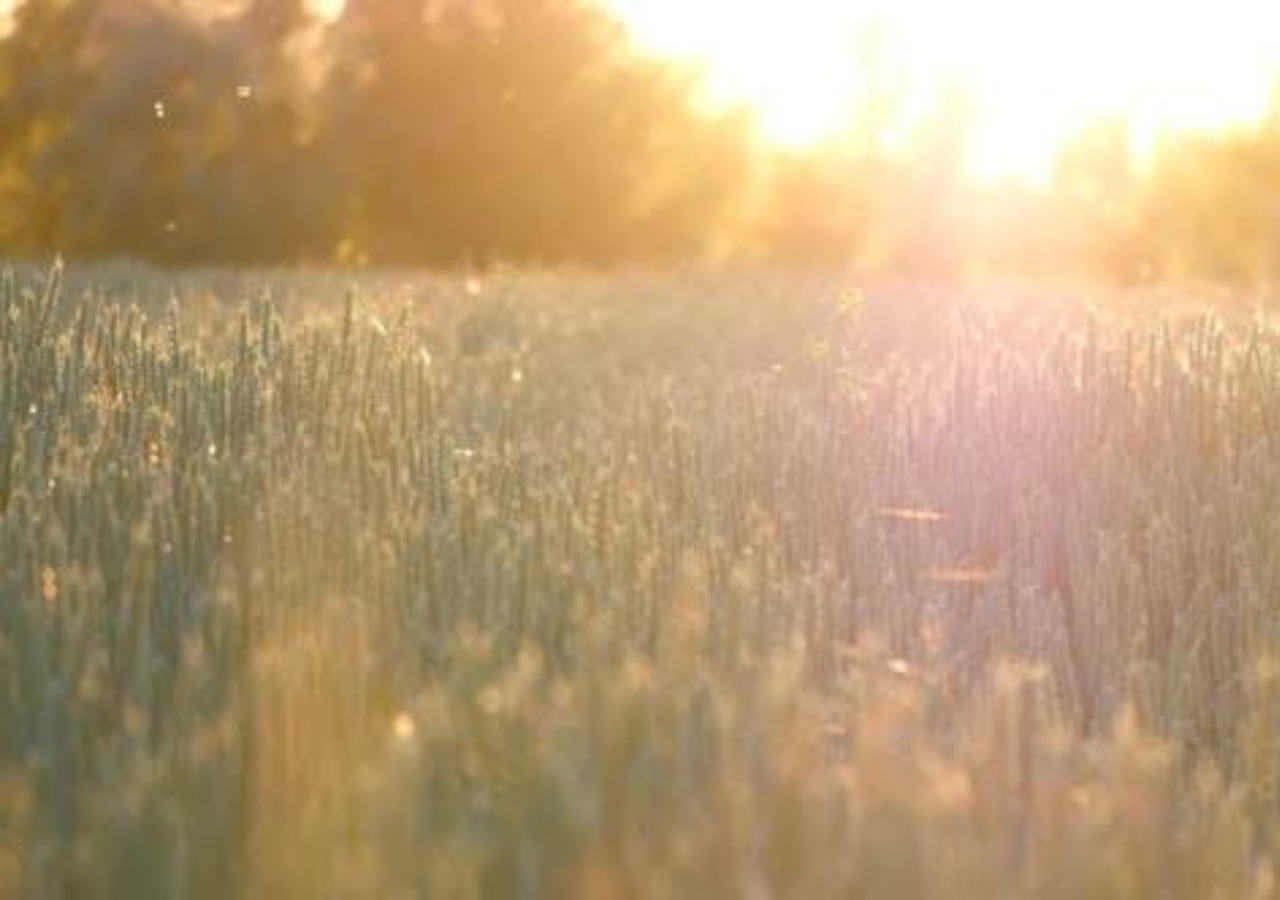
<file: index.html>
<!DOCTYPE html>
<html lang="ru">
<head>
  <meta charset="UTF-8">
  <meta name="viewport" content="width=device-width, initial-scale=1.0">
  <!-- <meta http-equiv="X-UA-Compatible" content="IE=EmulateIE11"> -->
  <title>Угрюм-река</title>
  <link rel="stylesheet" href="css/style.css">
</head>
<body>
  <header class="header">
    <!-- hey headerey -->
  </header>

  <main>
    <div class="main-background">
      <div class="main-background_inner">
        <div class="main-background_video" id="main-video"></div>
        <div class="main-background_captions" id="background-captions"></div>
      </div>
    </div>
  </main>

  <footer>
    footer
  </footer>

  <div class="loader">
      <div class="loader__spinner"><div></div><div></div><div></div><div></div></div>
  </div>

  <script src="js/polyfill.js"></script>
  
  <script src="js/index.js"></script>
  
  <script src="js/main.js"></script>
  
</body>
</html>
</file>
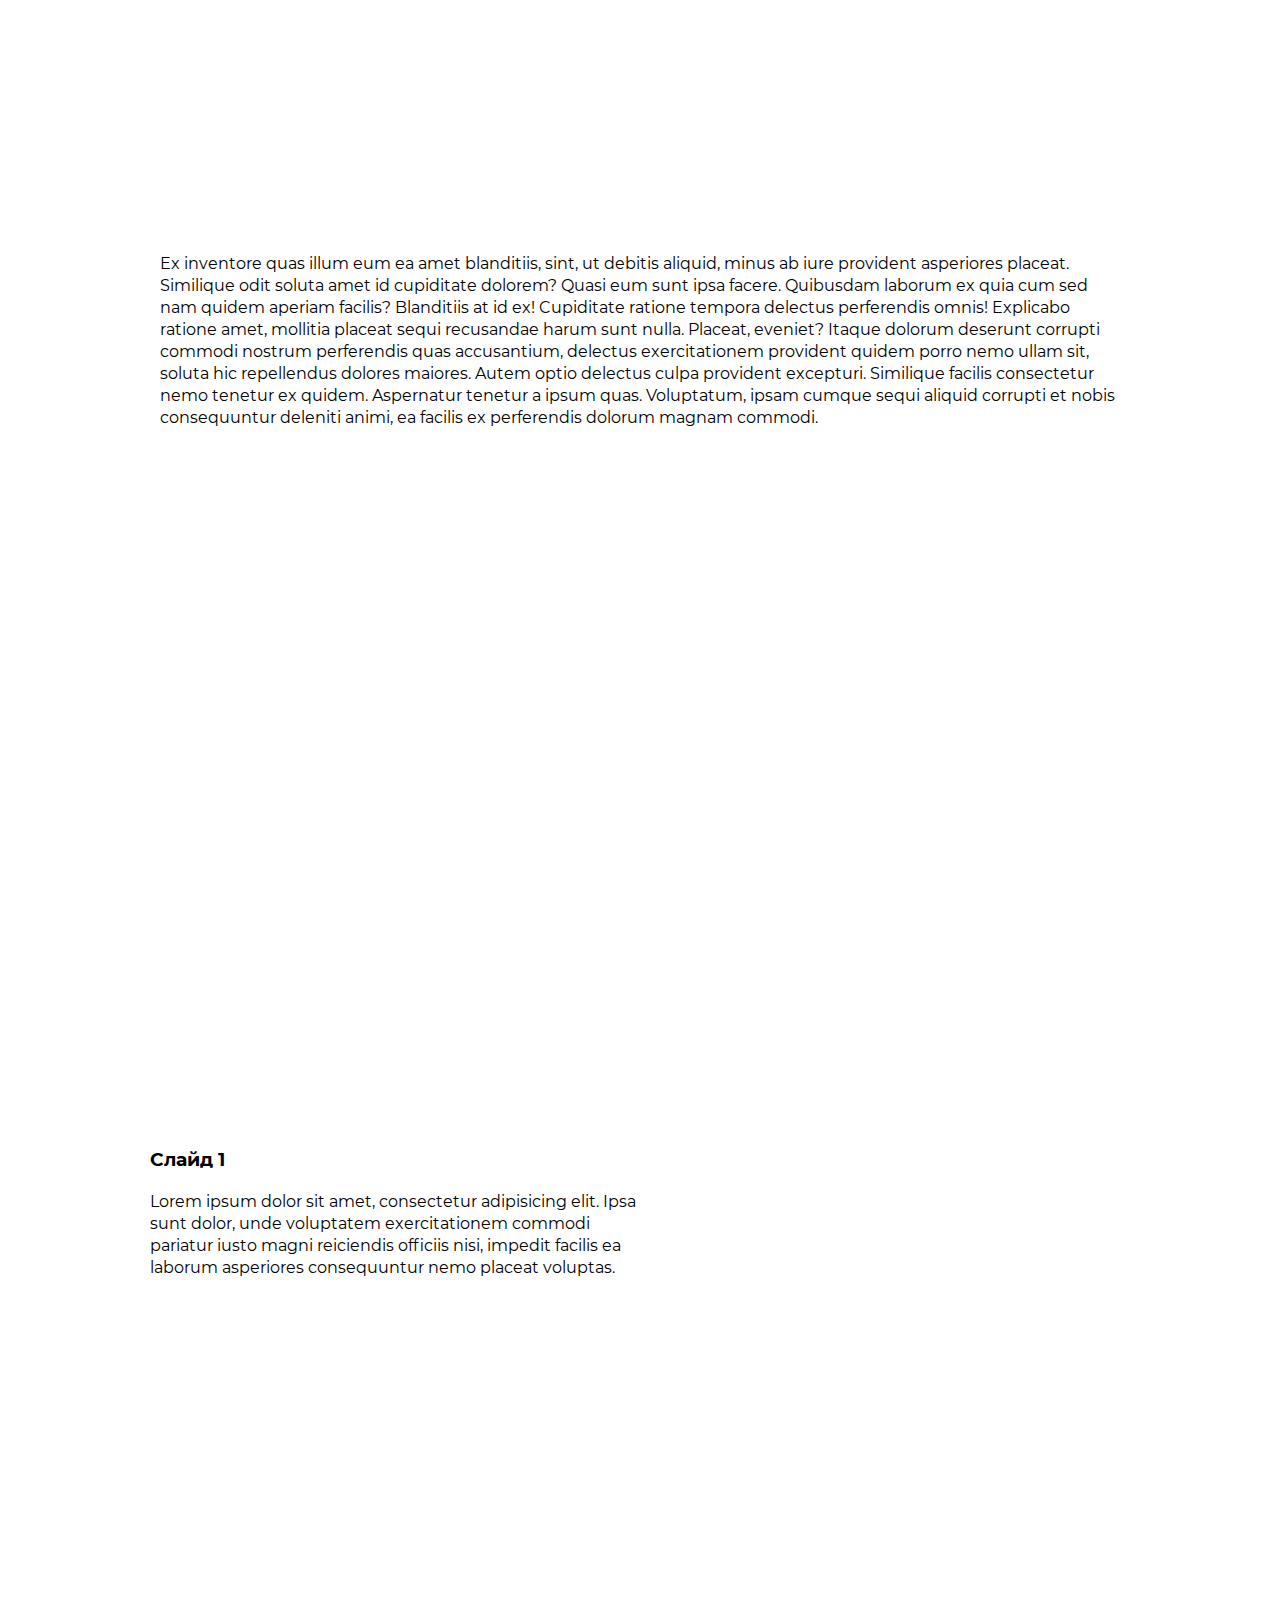
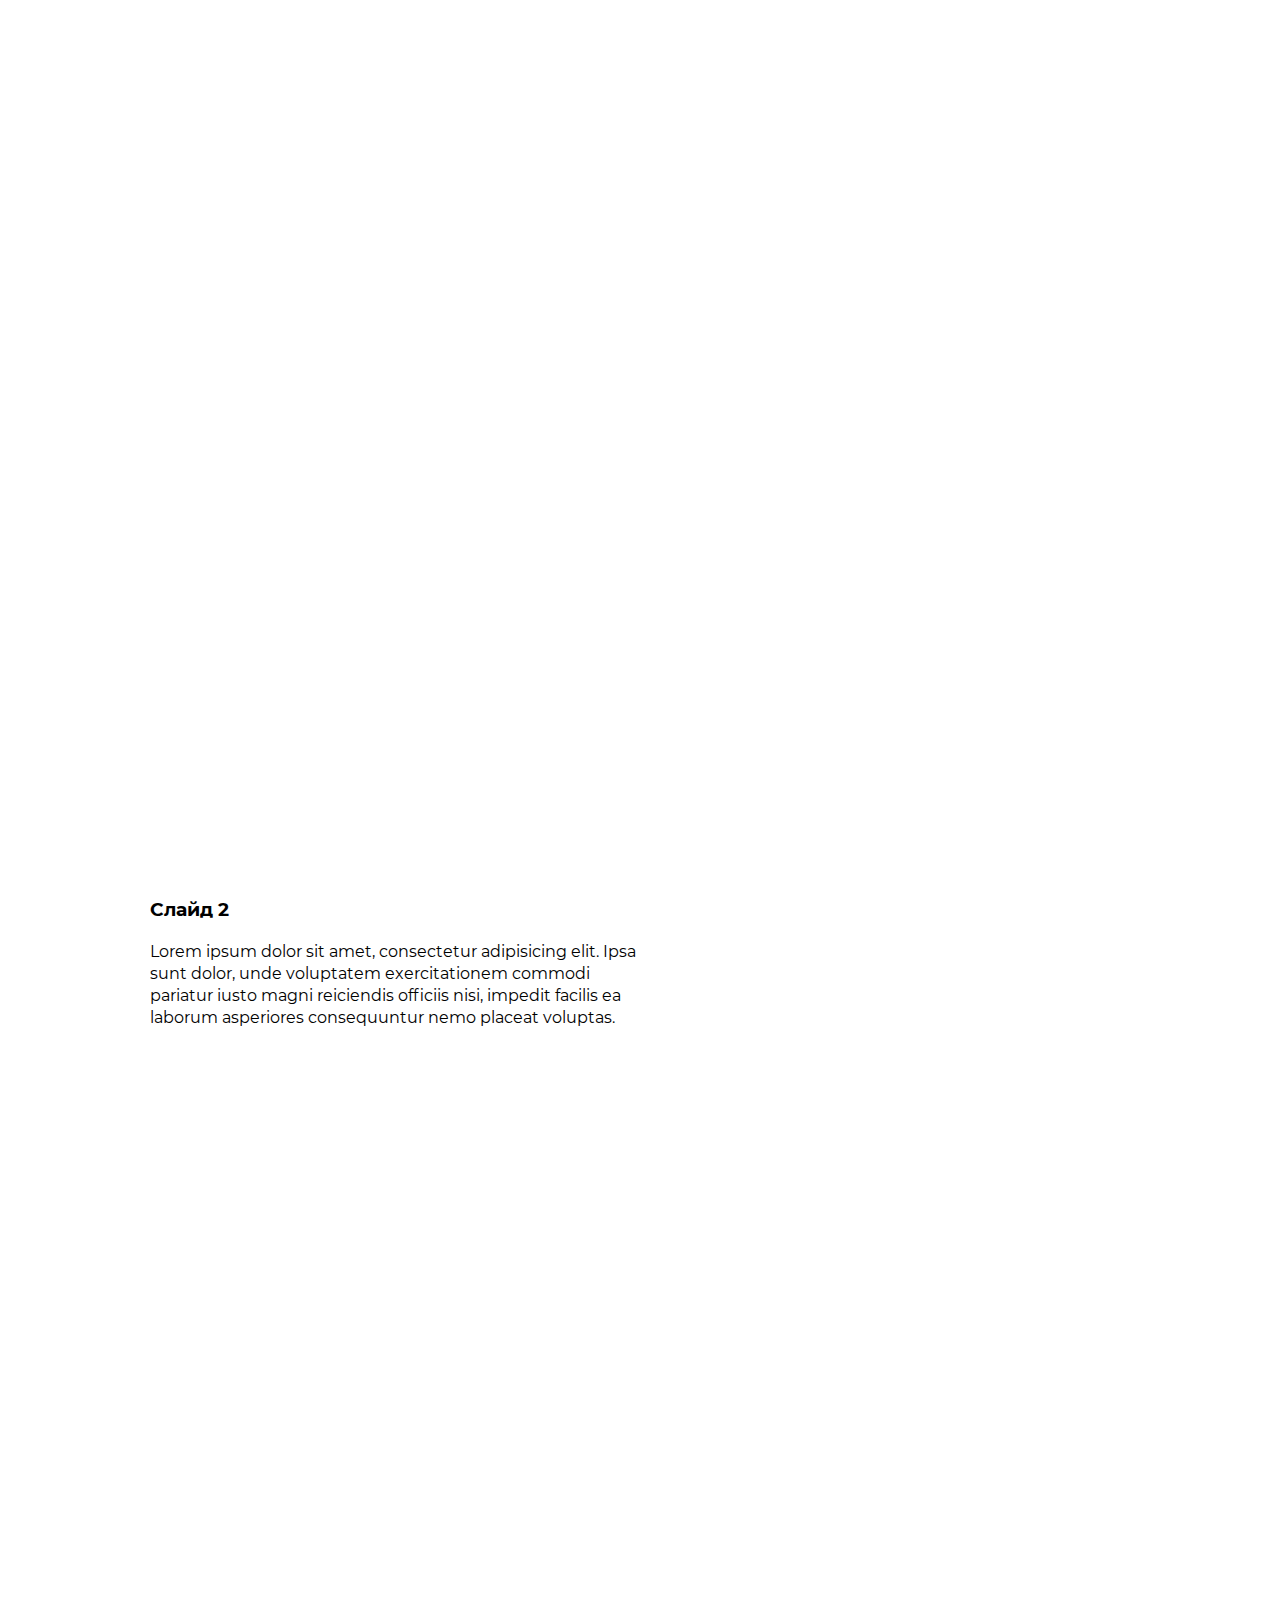
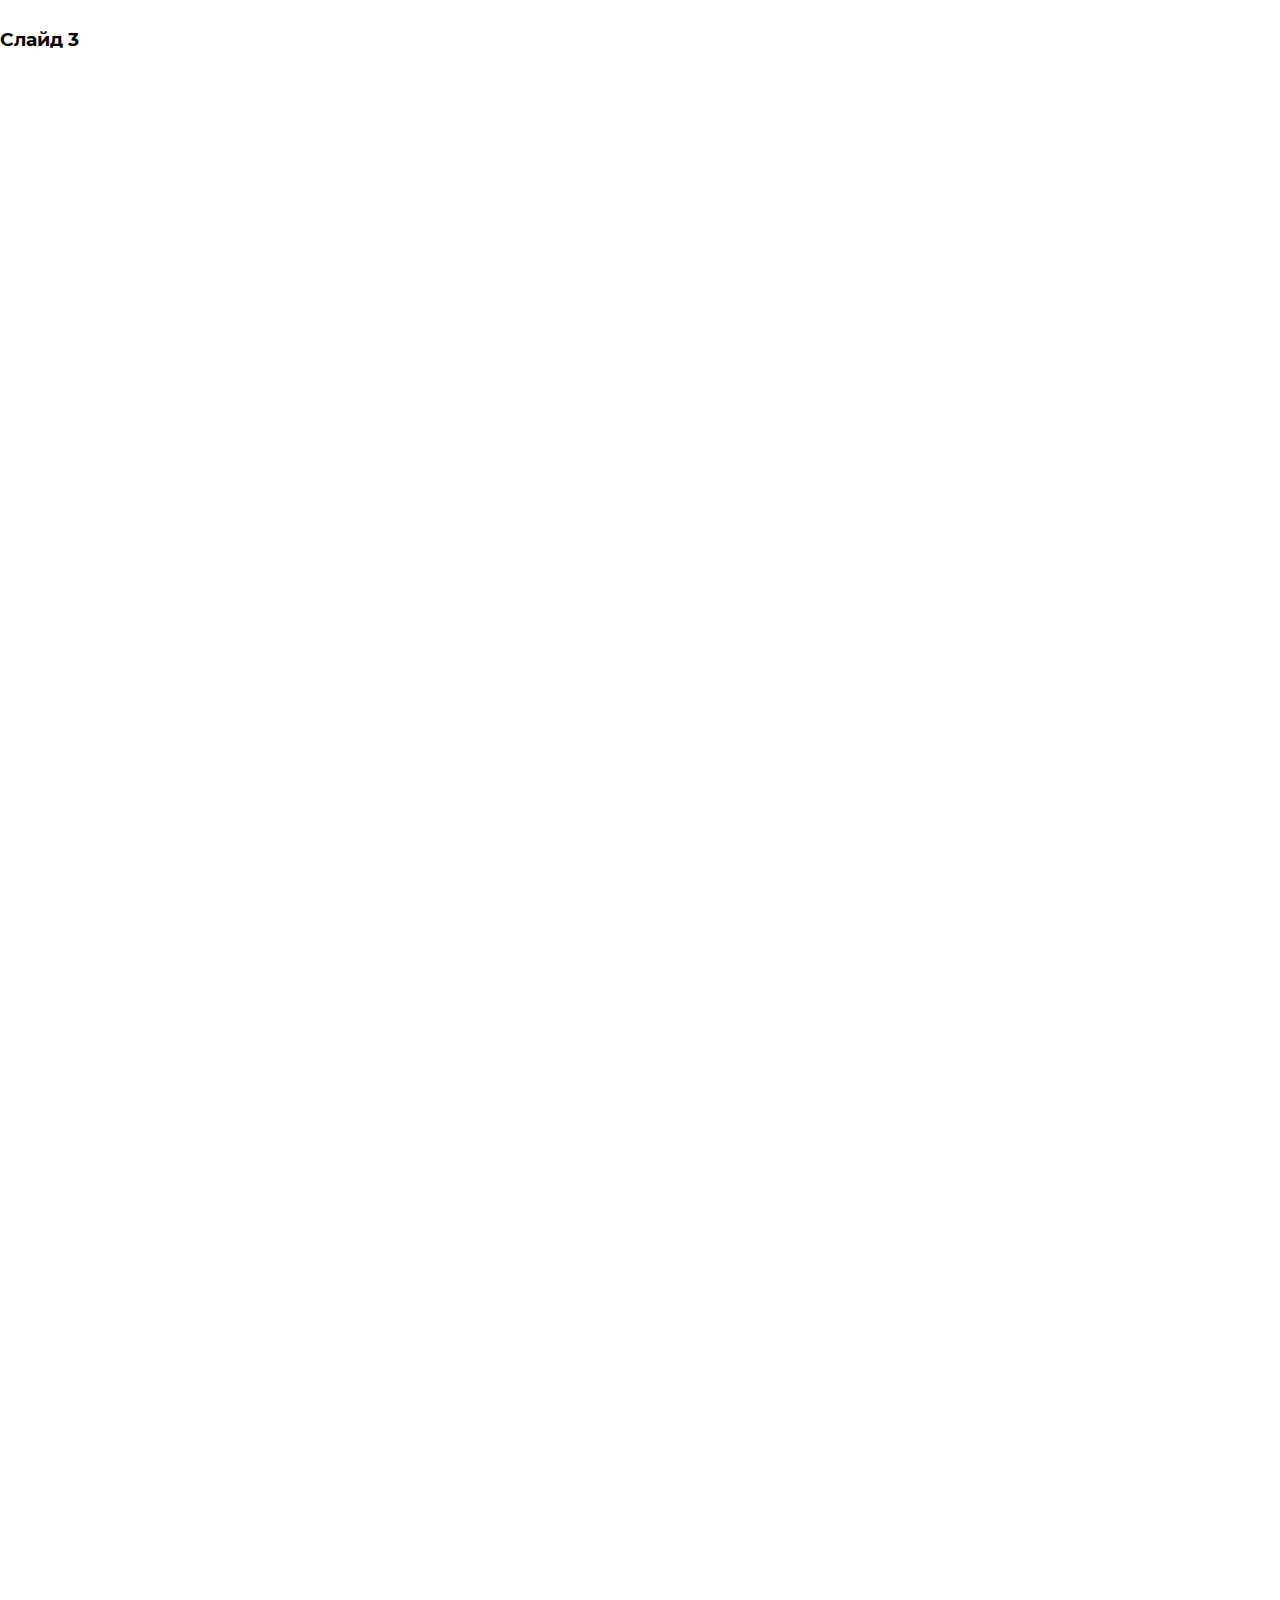
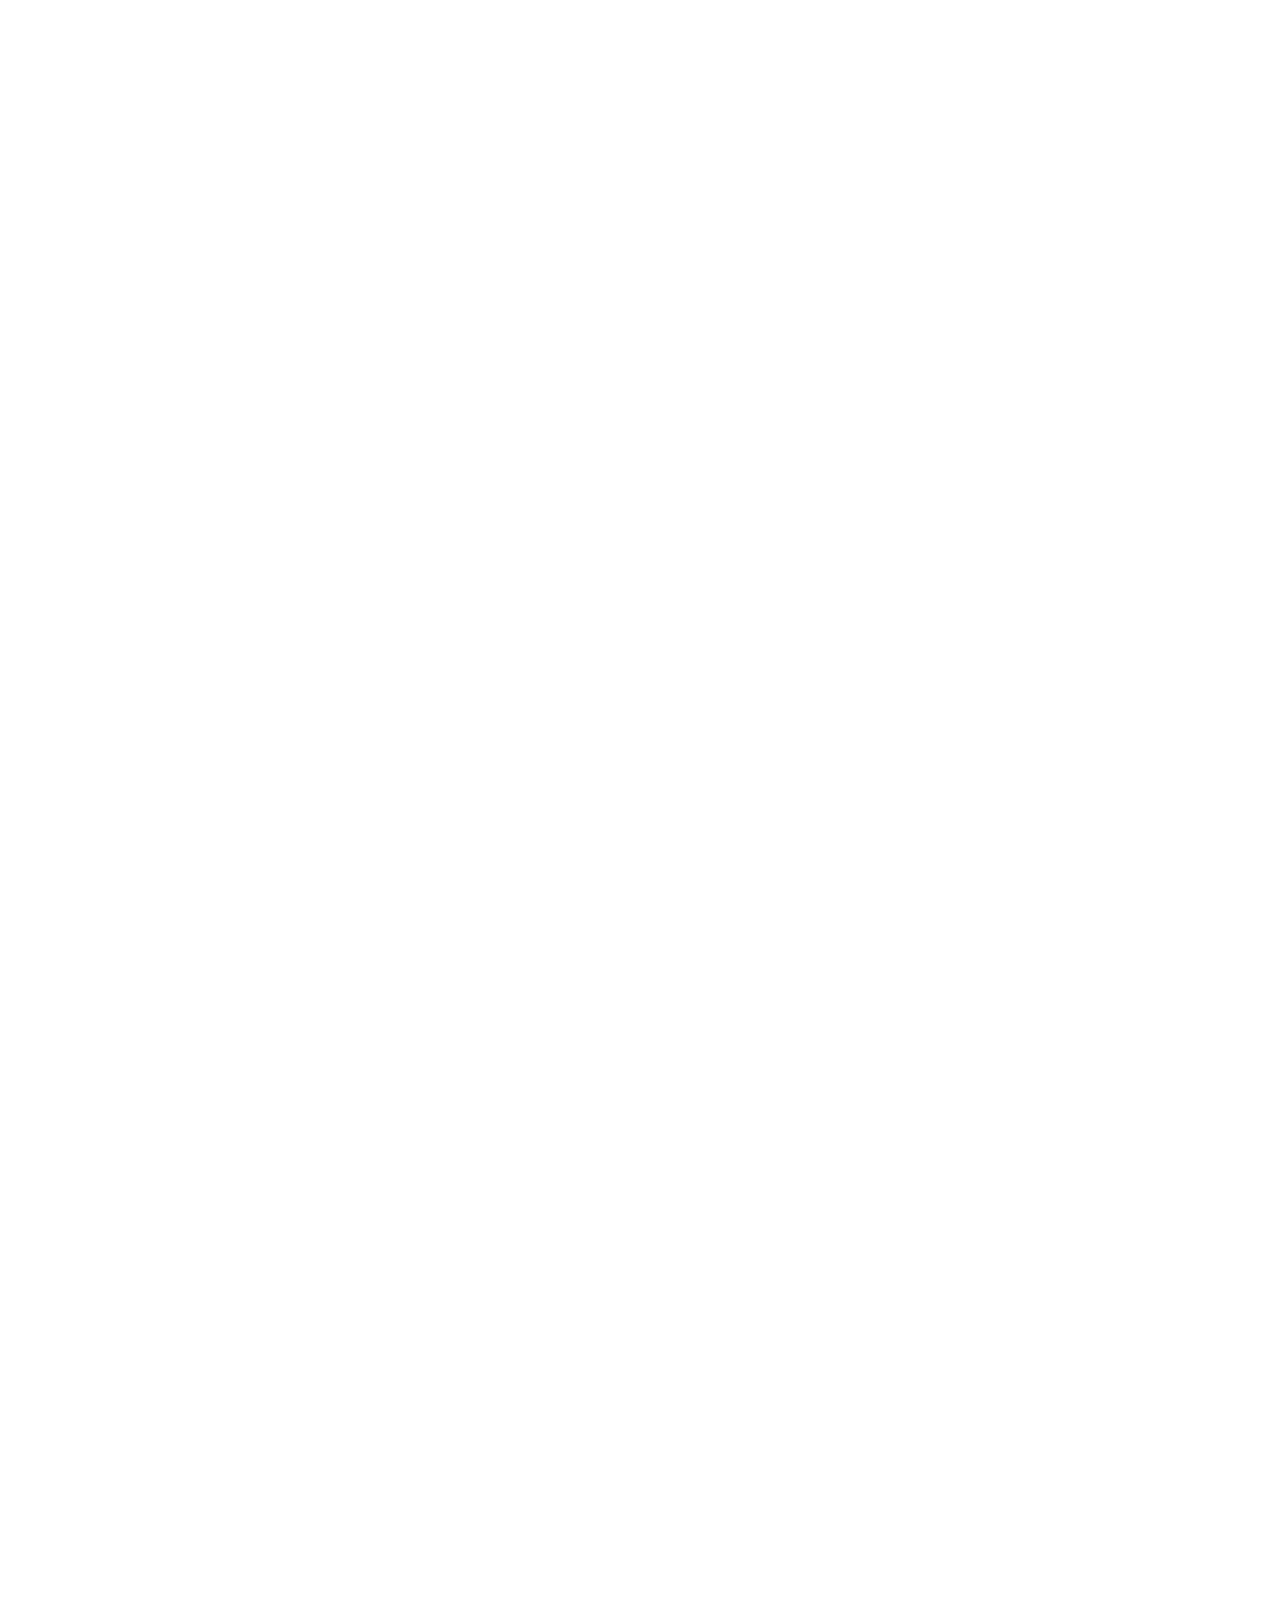
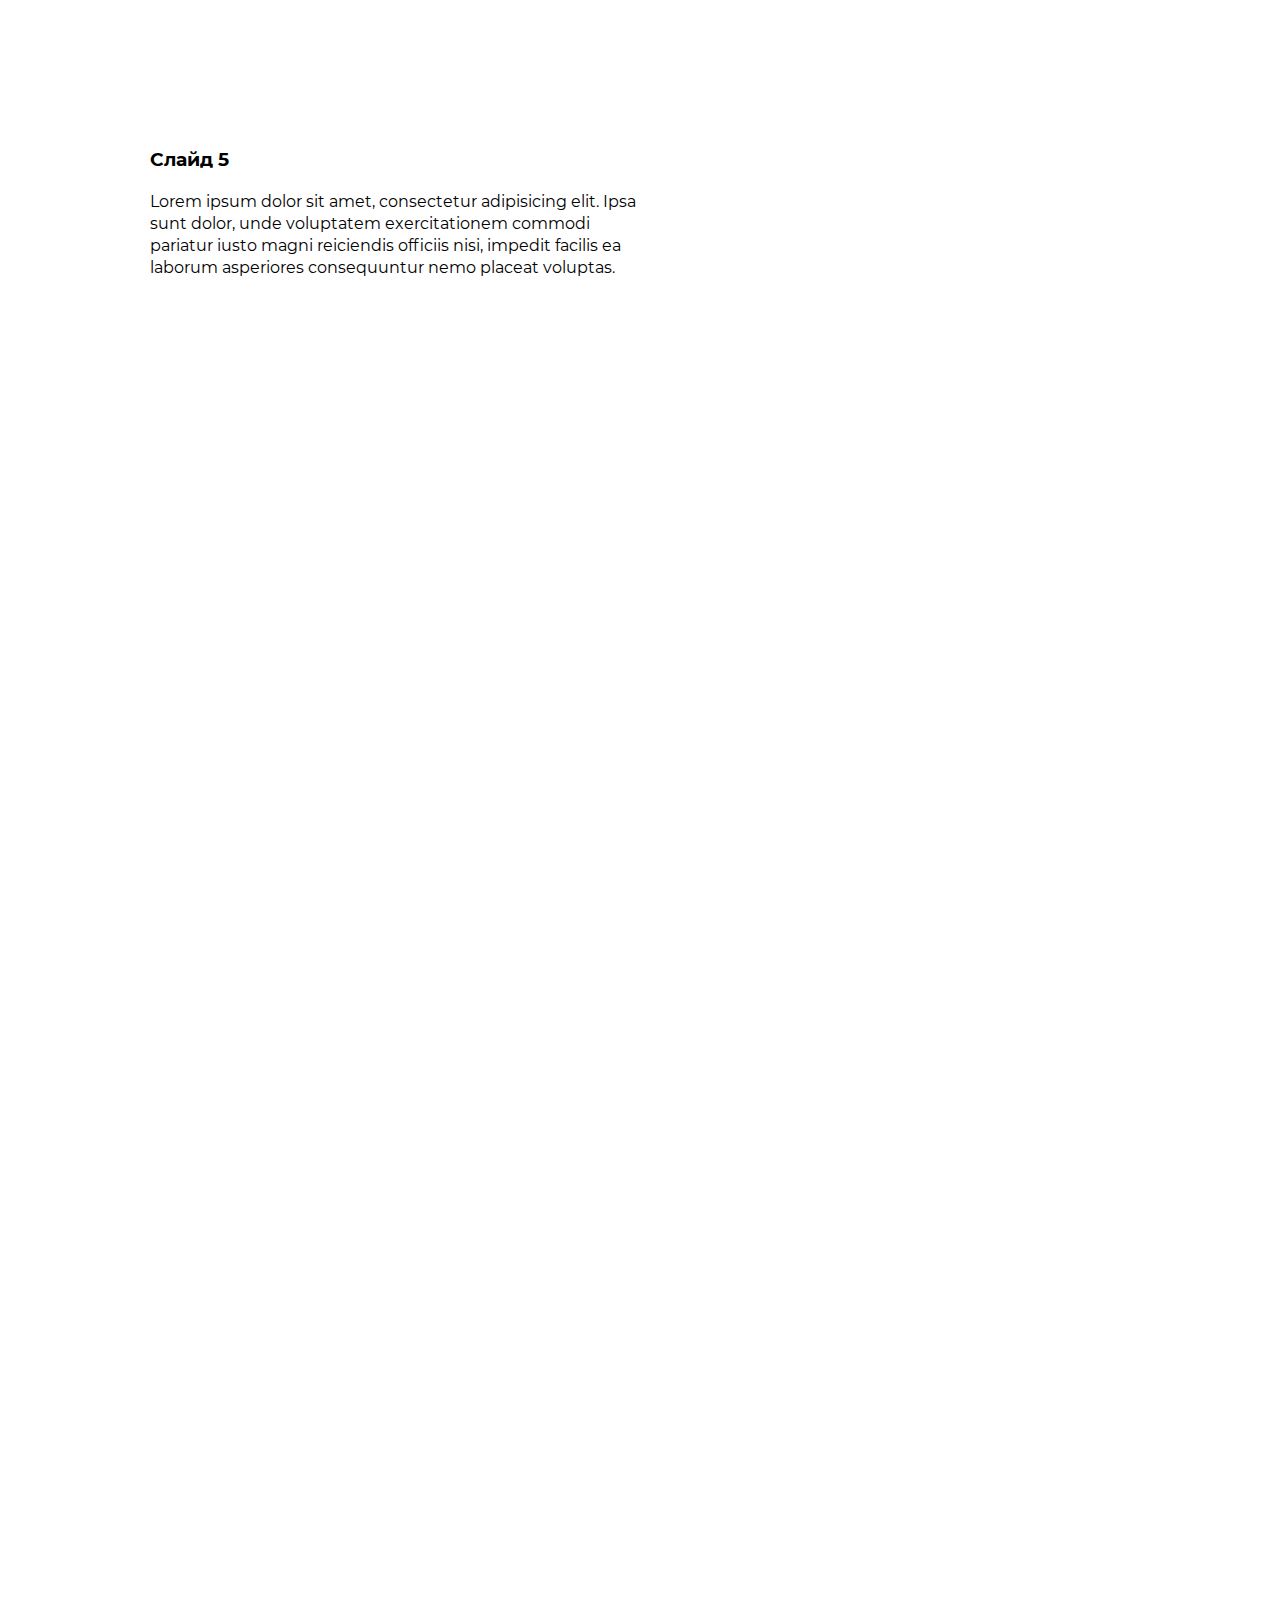
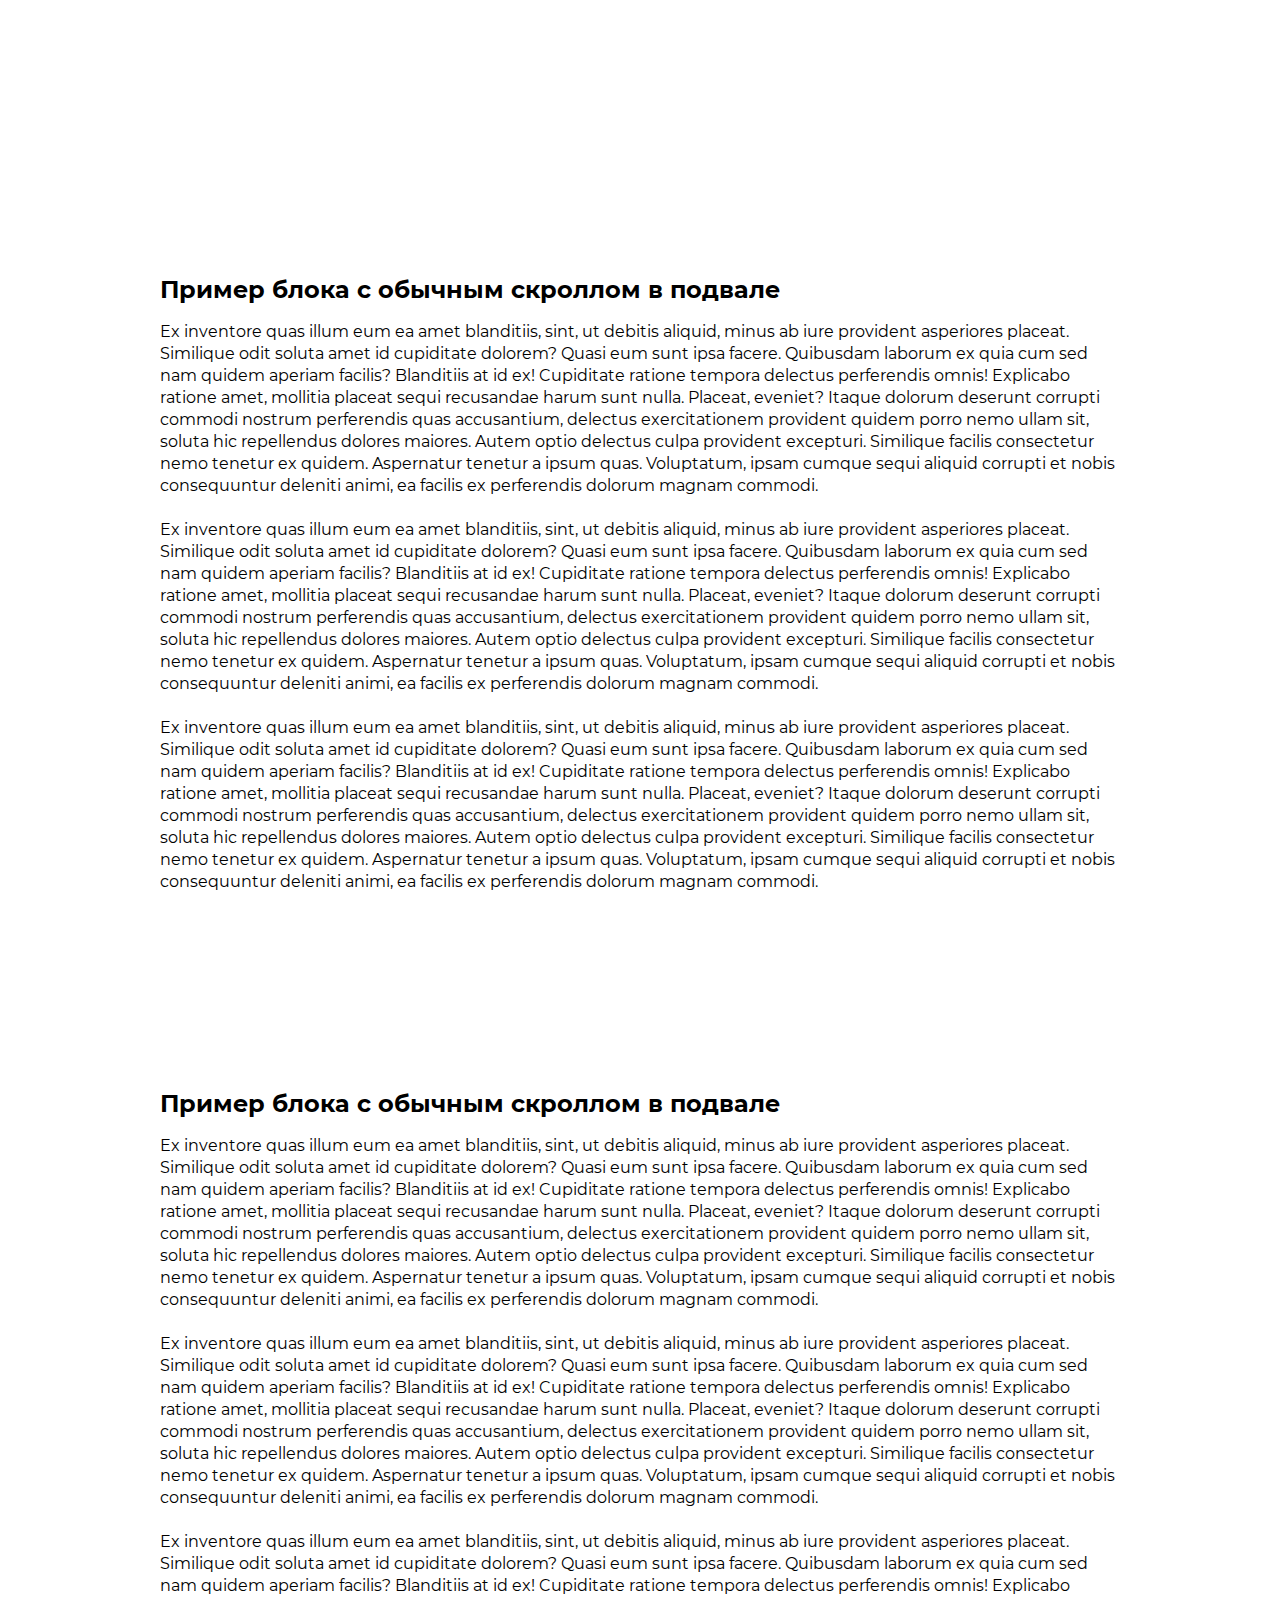
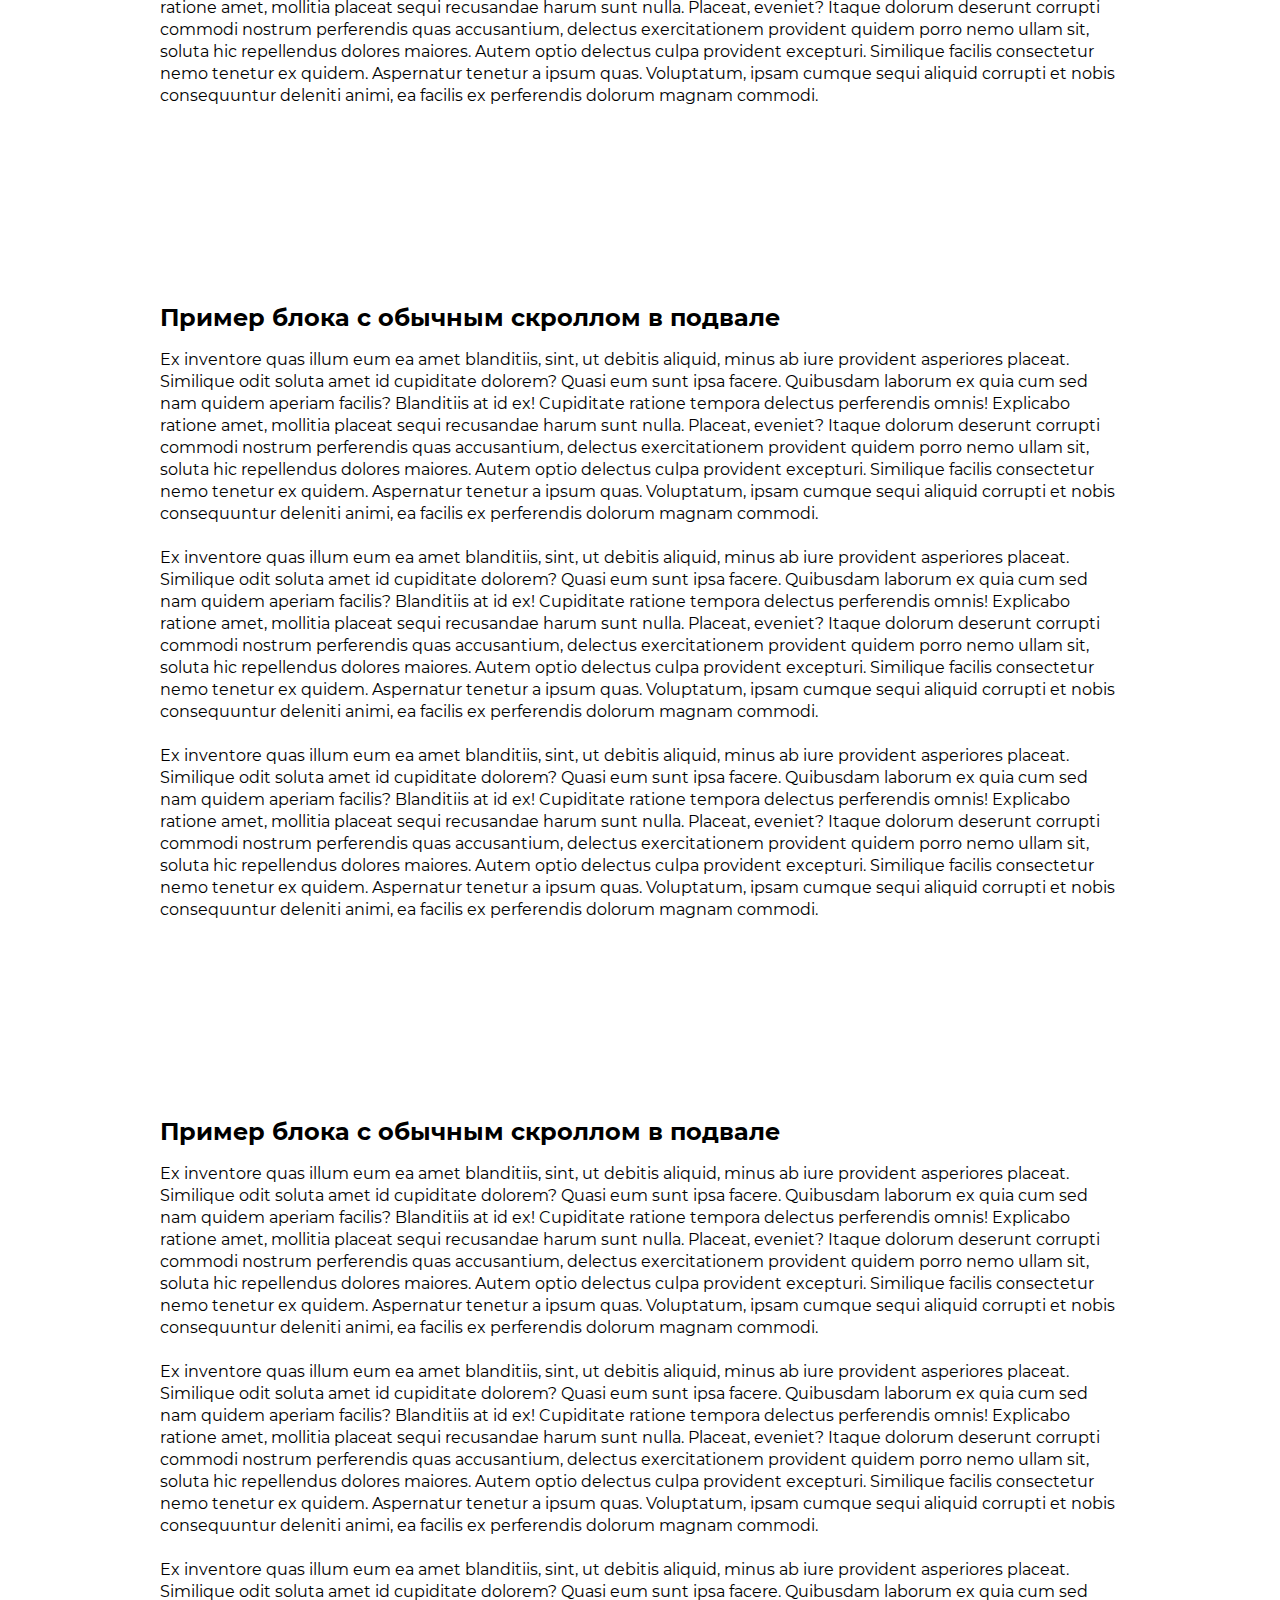
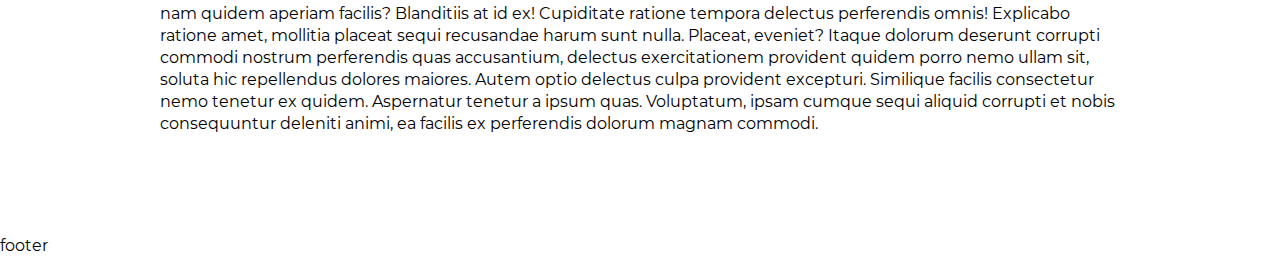
<file: full-slider.html>
<!DOCTYPE html>
<html lang="en">
<head>
  <meta charset="UTF-8">
  <meta name="viewport" content="width=device-width, initial-scale=1.0">
  <title>Угрюм-река</title>
  <link rel="stylesheet" href="css/style.css">
</head>
<body>
  <header>
    <!-- hey header -->
  </header>

<section class="black-section">
  <div class="simple-text-block">
    <h1 style="margin-bottom: 20px">Пример блока с обычным скролл ом</h1>
    <p>
      Ex inventore quas illum eum ea amet blanditiis, sint, ut debitis aliquid, minus ab iure provident asperiores placeat. Similique odit soluta amet id cupiditate dolorem? Quasi eum sunt ipsa facere.
      Quibusdam laborum ex quia cum sed nam quidem aperiam facilis? Blanditiis at id ex! Cupiditate ratione tempora delectus perferendis omnis! Explicabo ratione amet, mollitia placeat sequi recusandae harum sunt nulla.
      Placeat, eveniet? Itaque dolorum deserunt corrupti commodi nostrum perferendis quas accusantium, delectus exercitationem provident quidem porro nemo ullam sit, soluta hic repellendus dolores maiores. Autem optio delectus culpa provident excepturi.
      Similique facilis consectetur nemo tenetur ex quidem. Aspernatur tenetur a ipsum quas. Voluptatum, ipsam cumque sequi aliquid corrupti et nobis consequuntur deleniti animi, ea facilis ex perferendis dolorum magnam commodi.
    </p>
  </div>
</section>


<!-- Чтобы вернуться к обычному скроллу без анимации, нужно добавить sections'у ниже класс "full-scroll__to-standart-scroll" -->
<section id="full-scroll" class="full-scroll">
  <div class="full-scroll__fog"></div>
  <div class="full-scroll__progress-bar"></div>

  <div class="full-scroll__smoke full-scroll__smoke_bg1"></div>
  <div class="full-scroll__smoke full-scroll__smoke_bg2"></div>
  <div class="full-scroll__smoke full-scroll__smoke_bg3"></div>

  <div class="full-scroll__smoke full-scroll__smoke_bg1-black"></div>
  <div class="full-scroll__smoke full-scroll__smoke_bg2-black"></div>
  <div class="full-scroll__smoke full-scroll__smoke_bg3-black"></div>


  <div class="full-scroll__element">
    <a name="slide-1" class="anchor"></a>
    <div class="full-scroll__fixed-wrapper full-scroll__fixed-wrapper_bg1">
      <div class="full-scroll__content">
        <div class="content">
          <div class="content__wrapper">
            <h3 class="content__title">Слайд 1</h3>
            <div class="content__text">Lorem ipsum dolor sit amet, consectetur adipisicing elit. Ipsa sunt dolor, unde voluptatem exercitationem commodi pariatur iusto magni reiciendis officiis nisi, impedit facilis ea laborum asperiores consequuntur nemo placeat voluptas.</div>
          </div>
        </div>
      </div>
    </div>
  </div>

  <div class="full-scroll__element">
    <a name="slide-2" class="anchor"></a>
    <div class="full-scroll__fixed-wrapper full-scroll__fixed-wrapper_bg2">
      <div class="content">
        <div class="content__wrapper">
          <h3 class="content__title">Слайд 2</h3>
          <div class="content__text">Lorem ipsum dolor sit amet, consectetur adipisicing elit. Ipsa sunt dolor, unde voluptatem exercitationem commodi pariatur iusto magni reiciendis officiis nisi, impedit facilis ea laborum asperiores consequuntur nemo placeat voluptas.</div>
        </div>
      </div>
    </div>
  </div>

  <div class="full-scroll__element black-section">
    <a name="slide-3" class="anchor"></a>
    <h3 class="content__title">Слайд 3</h3>
    <div class="full-scroll__fixed-wrapper full-scroll__fixed-wrapper_bg3">
      <div class="content">
        <div class="content__wrapper">
          <h3 class="content__title">Слайд 3</h3>
          <div class="content__text">Lorem ipsum dolor sit amet, consectetur adipisicing elit. Ipsa sunt dolor, unde voluptatem exercitationem commodi pariatur iusto magni reiciendis officiis nisi, impedit facilis ea laborum asperiores consequuntur nemo placeat voluptas.</div>
        </div>
      </div>
    </div>
  </div>

  <div class="full-scroll__element black-section">
    <a name="slide-4" class="anchor"></a>
    <div class="full-scroll__fixed-wrapper full-scroll__fixed-wrapper_bg4">
      <div class="content">
        <div class="content__wrapper">
          <h3 class="content__title">Слайд 4</h3>
          <div class="content__text">Lorem ipsum dolor sit amet, consectetur adipisicing elit. Ipsa sunt dolor, unde voluptatem exercitationem commodi pariatur iusto magni reiciendis officiis nisi, impedit facilis ea laborum asperiores consequuntur nemo placeat voluptas.</div>
        </div>
      </div>
    </div>
  </div>

  <div class="full-scroll__element">
    <a name="slide-5" class="anchor"></a>
    <div class="full-scroll__fixed-wrapper full-scroll__fixed-wrapper_bg5">
      <div class="content">
        <div class="content__wrapper">
          <h3 class="content__title">Слайд 5</h3>
          <div class="content__text">Lorem ipsum dolor sit amet, consectetur adipisicing elit. Ipsa sunt dolor, unde voluptatem exercitationem commodi pariatur iusto magni reiciendis officiis nisi, impedit facilis ea laborum asperiores consequuntur nemo placeat voluptas.</div>
        </div>
      </div>
    </div>
  </div>
</section>


<section>
  <div class="simple-text-block">
    <h2 style="margin-bottom: 20px">Пример блока с обычным скроллом в подвале</h2>
    <p>
      Ex inventore quas illum eum ea amet blanditiis, sint, ut debitis aliquid, minus ab iure provident asperiores placeat. Similique odit soluta amet id cupiditate dolorem? Quasi eum sunt ipsa facere.
      Quibusdam laborum ex quia cum sed nam quidem aperiam facilis? Blanditiis at id ex! Cupiditate ratione tempora delectus perferendis omnis! Explicabo ratione amet, mollitia placeat sequi recusandae harum sunt nulla.
      Placeat, eveniet? Itaque dolorum deserunt corrupti commodi nostrum perferendis quas accusantium, delectus exercitationem provident quidem porro nemo ullam sit, soluta hic repellendus dolores maiores. Autem optio delectus culpa provident excepturi.
      Similique facilis consectetur nemo tenetur ex quidem. Aspernatur tenetur a ipsum quas. Voluptatum, ipsam cumque sequi aliquid corrupti et nobis consequuntur deleniti animi, ea facilis ex perferendis dolorum magnam commodi.
    </p>
    <br>
    <p>
      Ex inventore quas illum eum ea amet blanditiis, sint, ut debitis aliquid, minus ab iure provident asperiores placeat. Similique odit soluta amet id cupiditate dolorem? Quasi eum sunt ipsa facere.
      Quibusdam laborum ex quia cum sed nam quidem aperiam facilis? Blanditiis at id ex! Cupiditate ratione tempora delectus perferendis omnis! Explicabo ratione amet, mollitia placeat sequi recusandae harum sunt nulla.
      Placeat, eveniet? Itaque dolorum deserunt corrupti commodi nostrum perferendis quas accusantium, delectus exercitationem provident quidem porro nemo ullam sit, soluta hic repellendus dolores maiores. Autem optio delectus culpa provident excepturi.
      Similique facilis consectetur nemo tenetur ex quidem. Aspernatur tenetur a ipsum quas. Voluptatum, ipsam cumque sequi aliquid corrupti et nobis consequuntur deleniti animi, ea facilis ex perferendis dolorum magnam commodi.
    </p>
    <br>
    <p>
      Ex inventore quas illum eum ea amet blanditiis, sint, ut debitis aliquid, minus ab iure provident asperiores placeat. Similique odit soluta amet id cupiditate dolorem? Quasi eum sunt ipsa facere.
      Quibusdam laborum ex quia cum sed nam quidem aperiam facilis? Blanditiis at id ex! Cupiditate ratione tempora delectus perferendis omnis! Explicabo ratione amet, mollitia placeat sequi recusandae harum sunt nulla.
      Placeat, eveniet? Itaque dolorum deserunt corrupti commodi nostrum perferendis quas accusantium, delectus exercitationem provident quidem porro nemo ullam sit, soluta hic repellendus dolores maiores. Autem optio delectus culpa provident excepturi.
      Similique facilis consectetur nemo tenetur ex quidem. Aspernatur tenetur a ipsum quas. Voluptatum, ipsam cumque sequi aliquid corrupti et nobis consequuntur deleniti animi, ea facilis ex perferendis dolorum magnam commodi.
    </p>
  </div>
</section>

<section>
  <div class="simple-text-block">
    <h2 style="margin-bottom: 20px">Пример блока с обычным скроллом в подвале</h2>
    <p>
      Ex inventore quas illum eum ea amet blanditiis, sint, ut debitis aliquid, minus ab iure provident asperiores placeat. Similique odit soluta amet id cupiditate dolorem? Quasi eum sunt ipsa facere.
      Quibusdam laborum ex quia cum sed nam quidem aperiam facilis? Blanditiis at id ex! Cupiditate ratione tempora delectus perferendis omnis! Explicabo ratione amet, mollitia placeat sequi recusandae harum sunt nulla.
      Placeat, eveniet? Itaque dolorum deserunt corrupti commodi nostrum perferendis quas accusantium, delectus exercitationem provident quidem porro nemo ullam sit, soluta hic repellendus dolores maiores. Autem optio delectus culpa provident excepturi.
      Similique facilis consectetur nemo tenetur ex quidem. Aspernatur tenetur a ipsum quas. Voluptatum, ipsam cumque sequi aliquid corrupti et nobis consequuntur deleniti animi, ea facilis ex perferendis dolorum magnam commodi.
    </p>
    <br>
    <p>
      Ex inventore quas illum eum ea amet blanditiis, sint, ut debitis aliquid, minus ab iure provident asperiores placeat. Similique odit soluta amet id cupiditate dolorem? Quasi eum sunt ipsa facere.
      Quibusdam laborum ex quia cum sed nam quidem aperiam facilis? Blanditiis at id ex! Cupiditate ratione tempora delectus perferendis omnis! Explicabo ratione amet, mollitia placeat sequi recusandae harum sunt nulla.
      Placeat, eveniet? Itaque dolorum deserunt corrupti commodi nostrum perferendis quas accusantium, delectus exercitationem provident quidem porro nemo ullam sit, soluta hic repellendus dolores maiores. Autem optio delectus culpa provident excepturi.
      Similique facilis consectetur nemo tenetur ex quidem. Aspernatur tenetur a ipsum quas. Voluptatum, ipsam cumque sequi aliquid corrupti et nobis consequuntur deleniti animi, ea facilis ex perferendis dolorum magnam commodi.
    </p>
    <br>
    <p>
      Ex inventore quas illum eum ea amet blanditiis, sint, ut debitis aliquid, minus ab iure provident asperiores placeat. Similique odit soluta amet id cupiditate dolorem? Quasi eum sunt ipsa facere.
      Quibusdam laborum ex quia cum sed nam quidem aperiam facilis? Blanditiis at id ex! Cupiditate ratione tempora delectus perferendis omnis! Explicabo ratione amet, mollitia placeat sequi recusandae harum sunt nulla.
      Placeat, eveniet? Itaque dolorum deserunt corrupti commodi nostrum perferendis quas accusantium, delectus exercitationem provident quidem porro nemo ullam sit, soluta hic repellendus dolores maiores. Autem optio delectus culpa provident excepturi.
      Similique facilis consectetur nemo tenetur ex quidem. Aspernatur tenetur a ipsum quas. Voluptatum, ipsam cumque sequi aliquid corrupti et nobis consequuntur deleniti animi, ea facilis ex perferendis dolorum magnam commodi.
    </p>
  </div>
</section>


<section>
  <div class="simple-text-block">
    <h2 style="margin-bottom: 20px">Пример блока с обычным скроллом в подвале</h2>
    <p>
      Ex inventore quas illum eum ea amet blanditiis, sint, ut debitis aliquid, minus ab iure provident asperiores placeat. Similique odit soluta amet id cupiditate dolorem? Quasi eum sunt ipsa facere.
      Quibusdam laborum ex quia cum sed nam quidem aperiam facilis? Blanditiis at id ex! Cupiditate ratione tempora delectus perferendis omnis! Explicabo ratione amet, mollitia placeat sequi recusandae harum sunt nulla.
      Placeat, eveniet? Itaque dolorum deserunt corrupti commodi nostrum perferendis quas accusantium, delectus exercitationem provident quidem porro nemo ullam sit, soluta hic repellendus dolores maiores. Autem optio delectus culpa provident excepturi.
      Similique facilis consectetur nemo tenetur ex quidem. Aspernatur tenetur a ipsum quas. Voluptatum, ipsam cumque sequi aliquid corrupti et nobis consequuntur deleniti animi, ea facilis ex perferendis dolorum magnam commodi.
    </p>
    <br>
    <p>
      Ex inventore quas illum eum ea amet blanditiis, sint, ut debitis aliquid, minus ab iure provident asperiores placeat. Similique odit soluta amet id cupiditate dolorem? Quasi eum sunt ipsa facere.
      Quibusdam laborum ex quia cum sed nam quidem aperiam facilis? Blanditiis at id ex! Cupiditate ratione tempora delectus perferendis omnis! Explicabo ratione amet, mollitia placeat sequi recusandae harum sunt nulla.
      Placeat, eveniet? Itaque dolorum deserunt corrupti commodi nostrum perferendis quas accusantium, delectus exercitationem provident quidem porro nemo ullam sit, soluta hic repellendus dolores maiores. Autem optio delectus culpa provident excepturi.
      Similique facilis consectetur nemo tenetur ex quidem. Aspernatur tenetur a ipsum quas. Voluptatum, ipsam cumque sequi aliquid corrupti et nobis consequuntur deleniti animi, ea facilis ex perferendis dolorum magnam commodi.
    </p>
    <br>
    <p>
      Ex inventore quas illum eum ea amet blanditiis, sint, ut debitis aliquid, minus ab iure provident asperiores placeat. Similique odit soluta amet id cupiditate dolorem? Quasi eum sunt ipsa facere.
      Quibusdam laborum ex quia cum sed nam quidem aperiam facilis? Blanditiis at id ex! Cupiditate ratione tempora delectus perferendis omnis! Explicabo ratione amet, mollitia placeat sequi recusandae harum sunt nulla.
      Placeat, eveniet? Itaque dolorum deserunt corrupti commodi nostrum perferendis quas accusantium, delectus exercitationem provident quidem porro nemo ullam sit, soluta hic repellendus dolores maiores. Autem optio delectus culpa provident excepturi.
      Similique facilis consectetur nemo tenetur ex quidem. Aspernatur tenetur a ipsum quas. Voluptatum, ipsam cumque sequi aliquid corrupti et nobis consequuntur deleniti animi, ea facilis ex perferendis dolorum magnam commodi.
    </p>
  </div>
</section>


<section>
  <div class="simple-text-block">
    <h2 style="margin-bottom: 20px">Пример блока с обычным скроллом в подвале</h2>
    <p>
      Ex inventore quas illum eum ea amet blanditiis, sint, ut debitis aliquid, minus ab iure provident asperiores placeat. Similique odit soluta amet id cupiditate dolorem? Quasi eum sunt ipsa facere.
      Quibusdam laborum ex quia cum sed nam quidem aperiam facilis? Blanditiis at id ex! Cupiditate ratione tempora delectus perferendis omnis! Explicabo ratione amet, mollitia placeat sequi recusandae harum sunt nulla.
      Placeat, eveniet? Itaque dolorum deserunt corrupti commodi nostrum perferendis quas accusantium, delectus exercitationem provident quidem porro nemo ullam sit, soluta hic repellendus dolores maiores. Autem optio delectus culpa provident excepturi.
      Similique facilis consectetur nemo tenetur ex quidem. Aspernatur tenetur a ipsum quas. Voluptatum, ipsam cumque sequi aliquid corrupti et nobis consequuntur deleniti animi, ea facilis ex perferendis dolorum magnam commodi.
    </p>
    <br>
    <p>
      Ex inventore quas illum eum ea amet blanditiis, sint, ut debitis aliquid, minus ab iure provident asperiores placeat. Similique odit soluta amet id cupiditate dolorem? Quasi eum sunt ipsa facere.
      Quibusdam laborum ex quia cum sed nam quidem aperiam facilis? Blanditiis at id ex! Cupiditate ratione tempora delectus perferendis omnis! Explicabo ratione amet, mollitia placeat sequi recusandae harum sunt nulla.
      Placeat, eveniet? Itaque dolorum deserunt corrupti commodi nostrum perferendis quas accusantium, delectus exercitationem provident quidem porro nemo ullam sit, soluta hic repellendus dolores maiores. Autem optio delectus culpa provident excepturi.
      Similique facilis consectetur nemo tenetur ex quidem. Aspernatur tenetur a ipsum quas. Voluptatum, ipsam cumque sequi aliquid corrupti et nobis consequuntur deleniti animi, ea facilis ex perferendis dolorum magnam commodi.
    </p>
    <br>
    <p>
      Ex inventore quas illum eum ea amet blanditiis, sint, ut debitis aliquid, minus ab iure provident asperiores placeat. Similique odit soluta amet id cupiditate dolorem? Quasi eum sunt ipsa facere.
      Quibusdam laborum ex quia cum sed nam quidem aperiam facilis? Blanditiis at id ex! Cupiditate ratione tempora delectus perferendis omnis! Explicabo ratione amet, mollitia placeat sequi recusandae harum sunt nulla.
      Placeat, eveniet? Itaque dolorum deserunt corrupti commodi nostrum perferendis quas accusantium, delectus exercitationem provident quidem porro nemo ullam sit, soluta hic repellendus dolores maiores. Autem optio delectus culpa provident excepturi.
      Similique facilis consectetur nemo tenetur ex quidem. Aspernatur tenetur a ipsum quas. Voluptatum, ipsam cumque sequi aliquid corrupti et nobis consequuntur deleniti animi, ea facilis ex perferendis dolorum magnam commodi.
    </p>
  </div>
</section>

<!-- <section id="full-scroll2" class="full-scroll">
  
  <div class="full-scroll__fog"></div>
  <div class="full-scroll__progress-bar"></div>
  <div class="full-scroll__smoke full-scroll__smoke_bg1"></div>
  <div class="full-scroll__smoke full-scroll__smoke_bg2"></div>
  <div class="full-scroll__smoke full-scroll__smoke_bg3"></div>

  <div class="full-scroll__element full-scroll__set-black-fog">
    <div class="full-scroll__fixed-wrapper full-scroll__fixed-wrapper_bg3">
      <div class="full-scroll__content">Hello!</div>
    </div>
  </div>

  <div class="full-scroll__element">
    <div class="full-scroll__fixed-wrapper full-scroll__fixed-wrapper_bg5">
      <div class="full-scroll__content">Hello!</div>
    </div>
  </div>
  
  <div class="full-scroll__element">
    <div class="full-scroll__fixed-wrapper full-scroll__fixed-wrapper_bg2">
      <div class="full-scroll__content">Hello!</div>
    </div>
  </div>
</section> -->

  <footer>
    footer
  </footer>

  <div class="loader">
      <div class="loader__spinner"><div></div><div></div><div></div><div></div></div>
  </div>

  
  <script src="/js/index.js"></script>
  
  <script src="/js/about.js"></script>
  
</body>
</html>
</file>
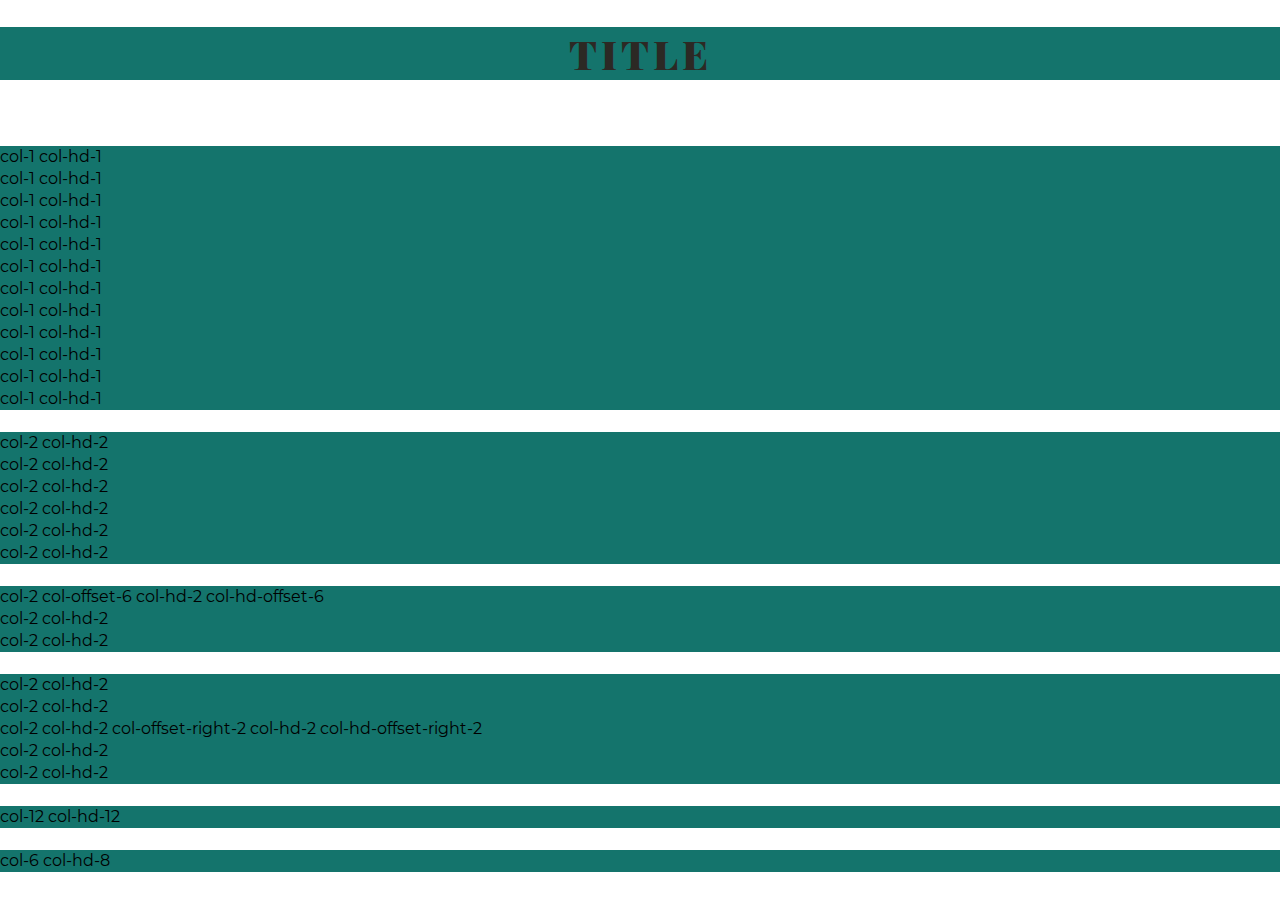
<file: grids.html>
<!DOCTYPE html>
<html lang="ru">
<head>
  <meta charset="UTF-8">
  <meta name="viewport" content="width=device-width, initial-scale=1.0">
  <!-- <meta http-equiv="X-UA-Compatible" content="IE=EmulateIE11"> -->
  <title>Угрюм-река</title>
  <link rel="stylesheet" href="css/style.css">
</head>
<body>
  <header class="header">
    <!-- hey headerey -->
  </header>

<style>
  [class*="col-"] {
    background: grey; }
  @media (min-width: 984px) {
    [class*="col-"] {
      background: #0c1b5e; } }
  @media (max-width: 983px) {
    [class*="col-"] {
      background: #39ad27; } }
  @media (max-width: 1359px) {
    [class*="col-"] {
      background: #7e74ce; } }
  @media (min-width: 1024px) {
    [class*="col-"] {
      background: #ff0000; } }
  @media (min-width: 1360px) {
    [class*="col-"] {
      background: #ffe100; } }
  @media (min-width: 1024px) and (max-width: 1359px) {
    [class*="col-"] {
      background: #14746c; } }
  @media (min-width: 320px) and (max-width: 983px) {
    [class*="col-"] {
      background: orangered; } }
  @media (max-width: 983px) {
    [class*="col-"] {
      background: mediumvioletred; } }
</style>

<main>
  <div class="container">

    <div class="row">
      <div class="col-12 col-hd-12">
        <h1>Title</h1>
      </div>
    </div>

    <div class="row">&nbsp;</div>

    <div class="row">
      <div class="col-1 col-hd-1">col-1 col-hd-1</div>
      <div class="col-1 col-hd-1">col-1 col-hd-1</div>
      <div class="col-1 col-hd-1">col-1 col-hd-1</div>
      <div class="col-1 col-hd-1">col-1 col-hd-1</div>
      <div class="col-1 col-hd-1">col-1 col-hd-1</div>
      <div class="col-1 col-hd-1">col-1 col-hd-1</div>
      <div class="col-1 col-hd-1">col-1 col-hd-1</div>
      <div class="col-1 col-hd-1">col-1 col-hd-1</div>
      <div class="col-1 col-hd-1">col-1 col-hd-1</div>
      <div class="col-1 col-hd-1">col-1 col-hd-1</div>
      <div class="col-1 col-hd-1">col-1 col-hd-1</div>
      <div class="col-1 col-hd-1">col-1 col-hd-1</div>
    </div>

    <div class="row">&nbsp;</div>

    <div class="row">
      <div class="col-2 col-hd-2">col-2 col-hd-2</div>
      <div class="col-2 col-hd-2">col-2 col-hd-2</div>
      <div class="col-2 col-hd-2">col-2 col-hd-2</div>
      <div class="col-2 col-hd-2">col-2 col-hd-2</div>
      <div class="col-2 col-hd-2">col-2 col-hd-2</div>
      <div class="col-2 col-hd-2">col-2 col-hd-2</div>
    </div>

    <div class="row">&nbsp;</div>

    <div class="row">
      <div class="col-2 col-offset-6 col-hd-2 col-hd-offset-6">col-2 col-offset-6 col-hd-2 col-hd-offset-6</div>
      <div class="col-2 col-hd-2">col-2 col-hd-2</div>
      <div class="col-2 col-hd-2">col-2 col-hd-2</div>
    </div>

    <div class="row">&nbsp;</div>

    <div class="row">
      <div class="col-2 col-hd-2">col-2 col-hd-2</div>
      <div class="col-2 col-hd-2">col-2 col-hd-2</div>
      <div class="col-2 col-hd-2 col-offset-right-2 col-hd-2 col-hd-offset-right-2">col-2 col-hd-2 col-offset-right-2 col-hd-2 col-hd-offset-right-2</div>
      <div class="col-2 col-hd-2">col-2 col-hd-2</div>
      <div class="col-2 col-hd-2">col-2 col-hd-2</div>
    </div>

    <div class="row">&nbsp;</div>

    <div class="row">
      <div class="col-12 col-hd-12">
        col-12 col-hd-12
      </div>
    </div>

    <div class="row">&nbsp;</div>

    <div class="row">
      <div class="col-6 col-hd-8">
        col-6 col-hd-8
      </div>
    </div>

  </div><!-- container --->

</main>
</file>
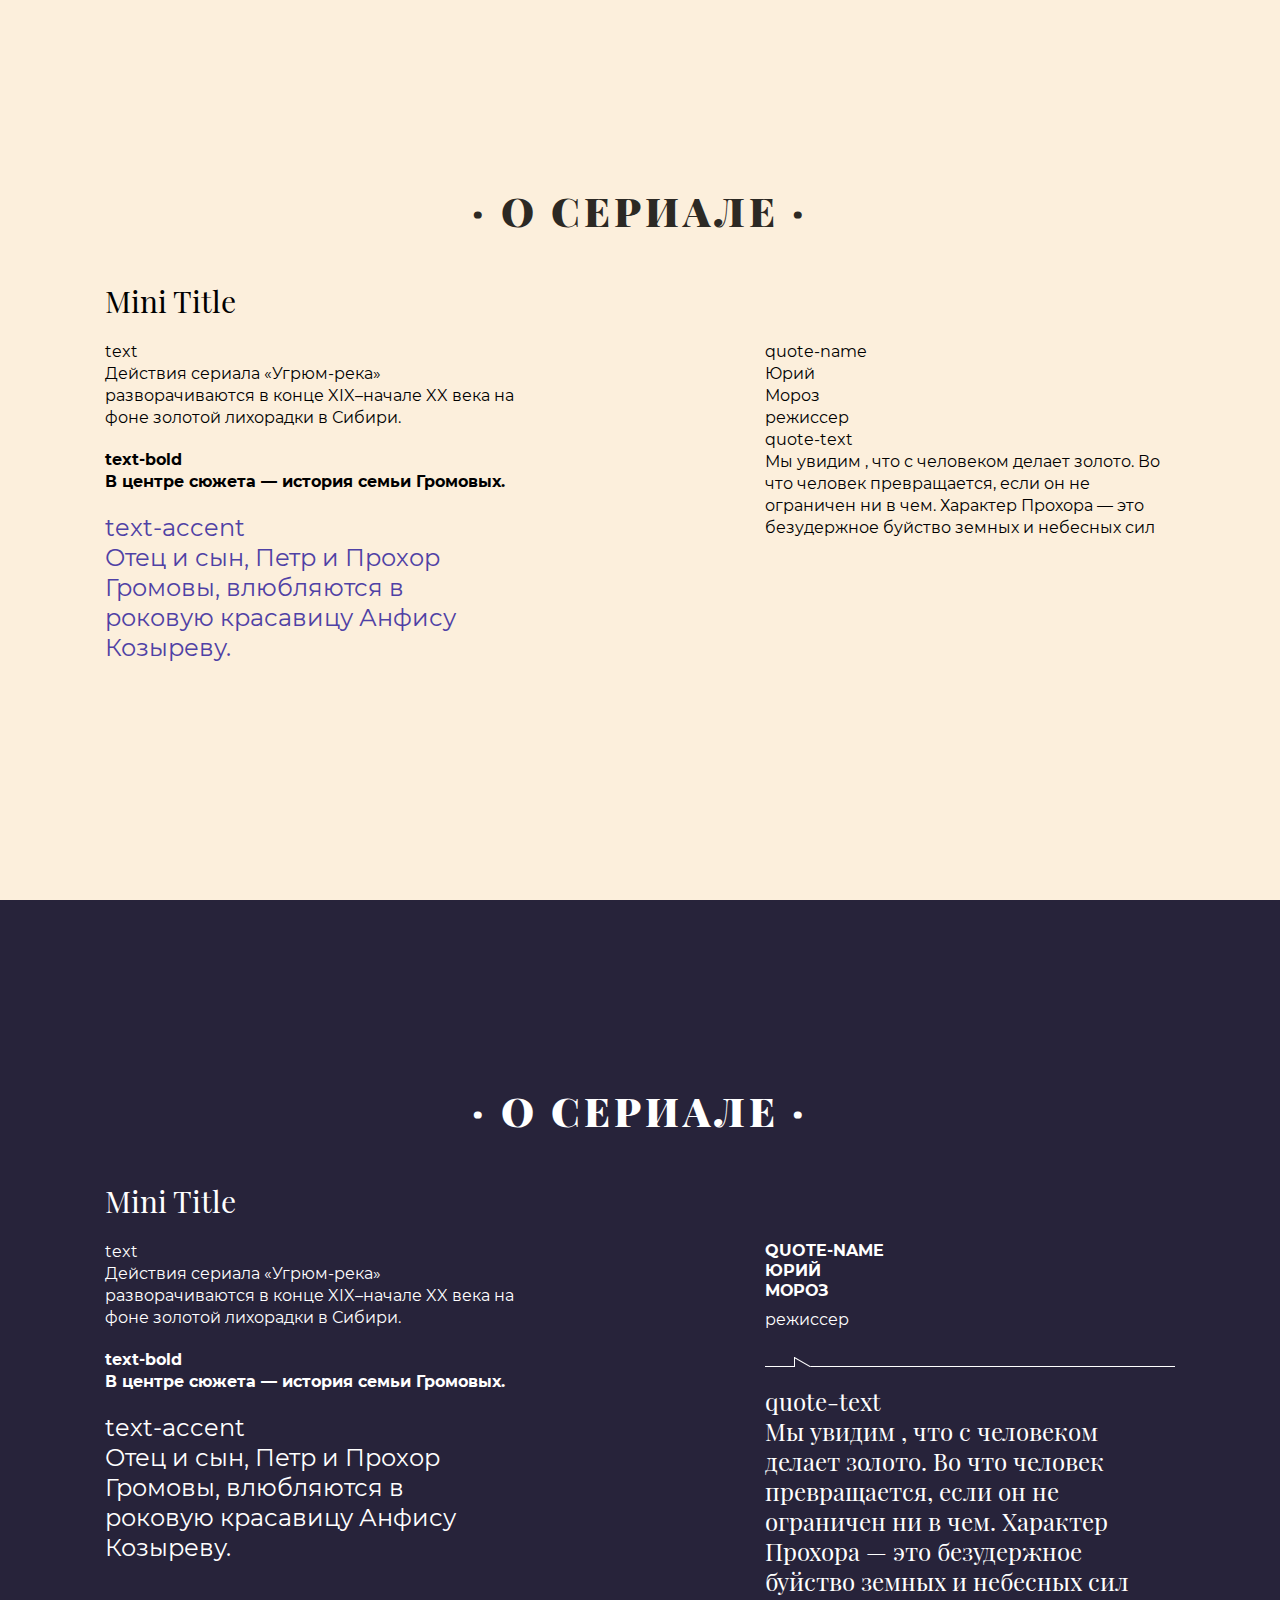
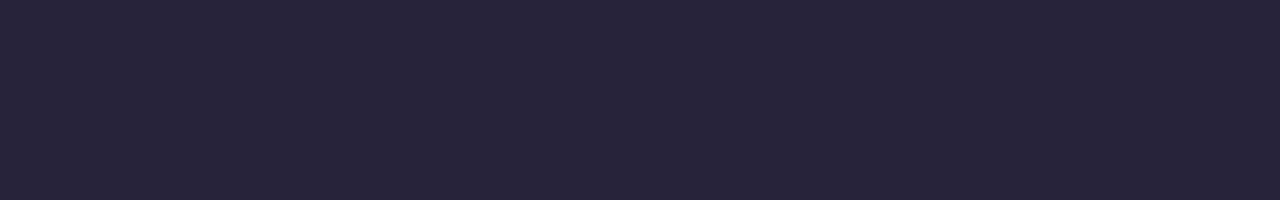
<file: typography.html>
<!DOCTYPE html>
<html lang="ru">
<head>
  <meta charset="UTF-8">
  <meta name="viewport" content="width=device-width, initial-scale=1.0">
  <!-- <meta http-equiv="X-UA-Compatible" content="IE=EmulateIE11"> -->
  <title>Угрюм-река</title>
  <link rel="stylesheet" href="css/style.css">
</head>
<body>
  <header class="header">
    <!-- hey headerey -->
  </header>

<section class="typography-section">
  <div class="typography-section__wrapper">
    <div class="typography-section__block">
      <h1>· О сериале ·</h1>
    </div>
    
    <div class="typography-section__block">
      <div class="mini-title">
        Mini Title
      </div>
    </div>

    <div class="typography-section__columns">
      <div class="typography-section__left-column">
        <div class="typography-section__block">
          <div class="standart-text">
            text<br>Действия сериала «Угрюм-река» разворачиваются в конце XIX–начале XX века на фоне золотой лихорадки в Сибири.
          </div>
        </div>

        <div class="typography-section__block">
          <div class="bold-text">
           text-bold<br>В центре сюжета — история семьи Громовых.
          </div>
        </div>

        <div class="typography-section__block">
          <div class="accent-text">
            text-accent<br>Отец и сын, Петр и Прохор Громовы, влюбляются в роковую красавицу Анфису Козыреву.
          </div>
        </div>
      </div>

      <div class="typography-section__right-column">
        <div class="typography-section__block">
          <div class="quote__name">quote-name<br>Юрий<br>Мороз</div>
          <div class="quote__post">режиссер</div>
          <div class="quote__text">quote-text<br>
            <div class="quote__text-triangle"></div>
            Мы увидим , что с человеком делает золото. Во что человек превращается, если он не ограничен ни в чем. Характер Прохора — это безудержное буйство земных и небесных сил</div>
        </div>
      </div>
    </div>
  </div>
</section>

<section class="typography-section typography-section_black black-section">
  <div class="typography-section__wrapper">
    <div class="typography-section__block">
      <h1>· О сериале ·</h1>
    </div>
    
    <div class="typography-section__block">
      <div class="mini-title">
        Mini Title
      </div>
    </div>

    <div class="typography-section__columns">
      <div class="typography-section__left-column">
        <div class="typography-section__block">
          <div class="standart-text">
            text<br>Действия сериала «Угрюм-река» разворачиваются в конце XIX–начале XX века на фоне золотой лихорадки в Сибири.
          </div>
        </div>

        <div class="typography-section__block">
          <div class="bold-text">
           text-bold<br>В центре сюжета — история семьи Громовых.
          </div>
        </div>

        <div class="typography-section__block">
          <div class="accent-text">
            text-accent<br>Отец и сын, Петр и Прохор Громовы, влюбляются в роковую красавицу Анфису Козыреву.
          </div>
        </div>
      </div>

      <div class="typography-section__right-column">
        <div class="typography-section__block">
          <div class="quote quote_name">quote-name<br>Юрий<br>Мороз</div>
          <div class="quote quote_post">режиссер</div>
          <div class="quote quote_text">quote-text<br>
            <div class="quote quote_text-triangle"></div>
            Мы увидим , что с человеком делает золото. Во что человек превращается, если он не ограничен ни в чем. Характер Прохора — это безудержное буйство земных и небесных сил</div>
        </div>
      </div>
    </div>
  </div>
</section>
</file>
